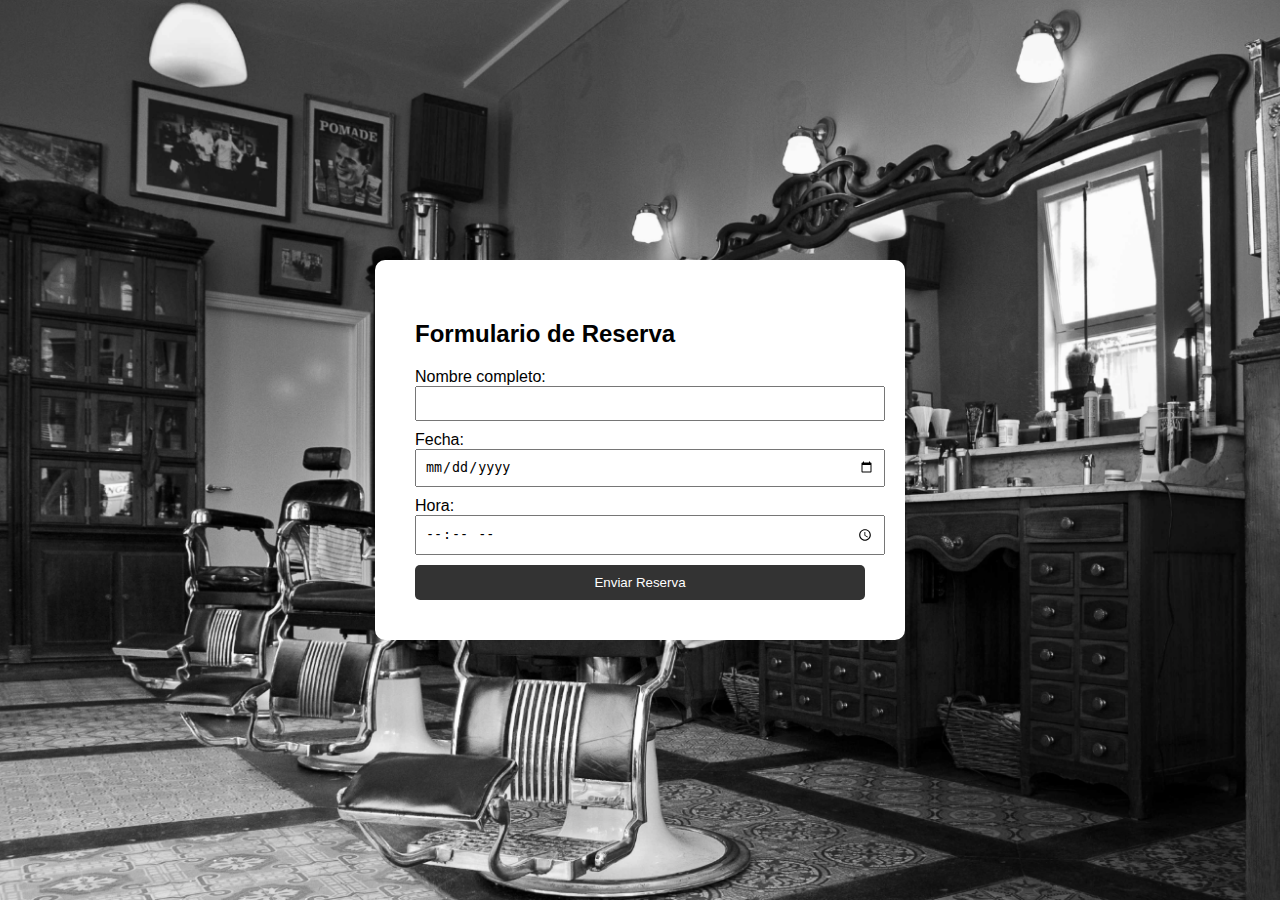
<file: Barberia DarMar/reservas.html>
<!DOCTYPE html>
<html lang="es">
<head>
    <meta charset="UTF-8">
    <title>Reserva de Cita - DarMar</title>
    <link rel="stylesheet" href="style_reserva.css">
    <script src="https://code.jquery.com/jquery-3.6.0.min.js"></script>
</head>
<body>
    <form><!-- Formulario para realizar la reserva -->
        <h2>Formulario de Reserva</h2><!-- Título del formulario -->
        <!-- Campo para ingresar el nombre -->
        <label for="nombre">Nombre completo:</label><!-- Etiqueta del campo -->
        <input type="text" id="nombre" name="nombre" required><!-- Campo de texto obligatorio -->

        <label for="fecha">Fecha:</label><!-- Etiqueta del campo -->
        <input type="date" id="fecha" name="fecha" required><!-- Campo de texto obligatorio -->

        <label for="hora">Hora:</label><!-- Etiqueta del campo -->
        <input type="time" id="hora" name="hora" required><!-- Campo de texto obligatorio -->

        <button type="submit">Enviar Reserva</button><!-- Botón para enviar el formulario -->
    </form>

    <script src="script.js"></script>
</body>
</html>
</file>
<file: Barberia DarMar/style_reserva.css>
body {
    font-family: Arial, sans-serif;/* Tipo de letra del texto principal del texto */
    background-color: #f4f4f4;/* Color de fondo blanco */
    padding: 30px;/* Espaciado interior de 30px alrededor del contenido */
}
form {
    max-width: 450px; /* Ancho máximo del formulario */
    margin: auto; /* Centra el formulario */
    background-color: white; /* Fondo blanco del formulario */
    padding: 40px; /* Espacio interno del formulario */
    border-radius: 10px; /* Bordes redondeados */
}
body {
    font-family: 'Segoe UI', Tahoma, Verdana, sans-serif; /* tipo de letra alternativa */
    background: url(fondoReservas.png) no-repeat center center fixed; /* Imagen de fondo centrada y fija */
    background-size: cover; /* Hace que la imagen cubra toda la pantalla */
    margin: 0; /* Elimina márgenes por defecto */
    padding: 0; /* Elimina relleno por defecto */
    display: flex; /* Activa flexbox para alinear elementos */
    justify-content: center; /* Centra el contenido */
    align-items: center; /* Centra el contenido */
    height: 100vh; /* Altura del viewport para que ocupe toda la pantalla */
}

input, select {
    padding: 8px; /* Relleno interno */
    width: 100%; /* Ocupan todo el ancho disponible */
    margin-bottom: 10px; /* Espacio inferior*/
}
button {
    padding: 10px; /* Relleno interno */
    background-color: #333; /* Fondo gris oscuro */
    color: white; /* Texto blanco */
    border: none; /* Sin bordes */
    border-radius: 5px; /* Bordes redondeados */
    cursor: pointer; /* Cursor tipo puntero al pasar por encima */
    width: 100%; /* Ancho completo */
}
</file>
